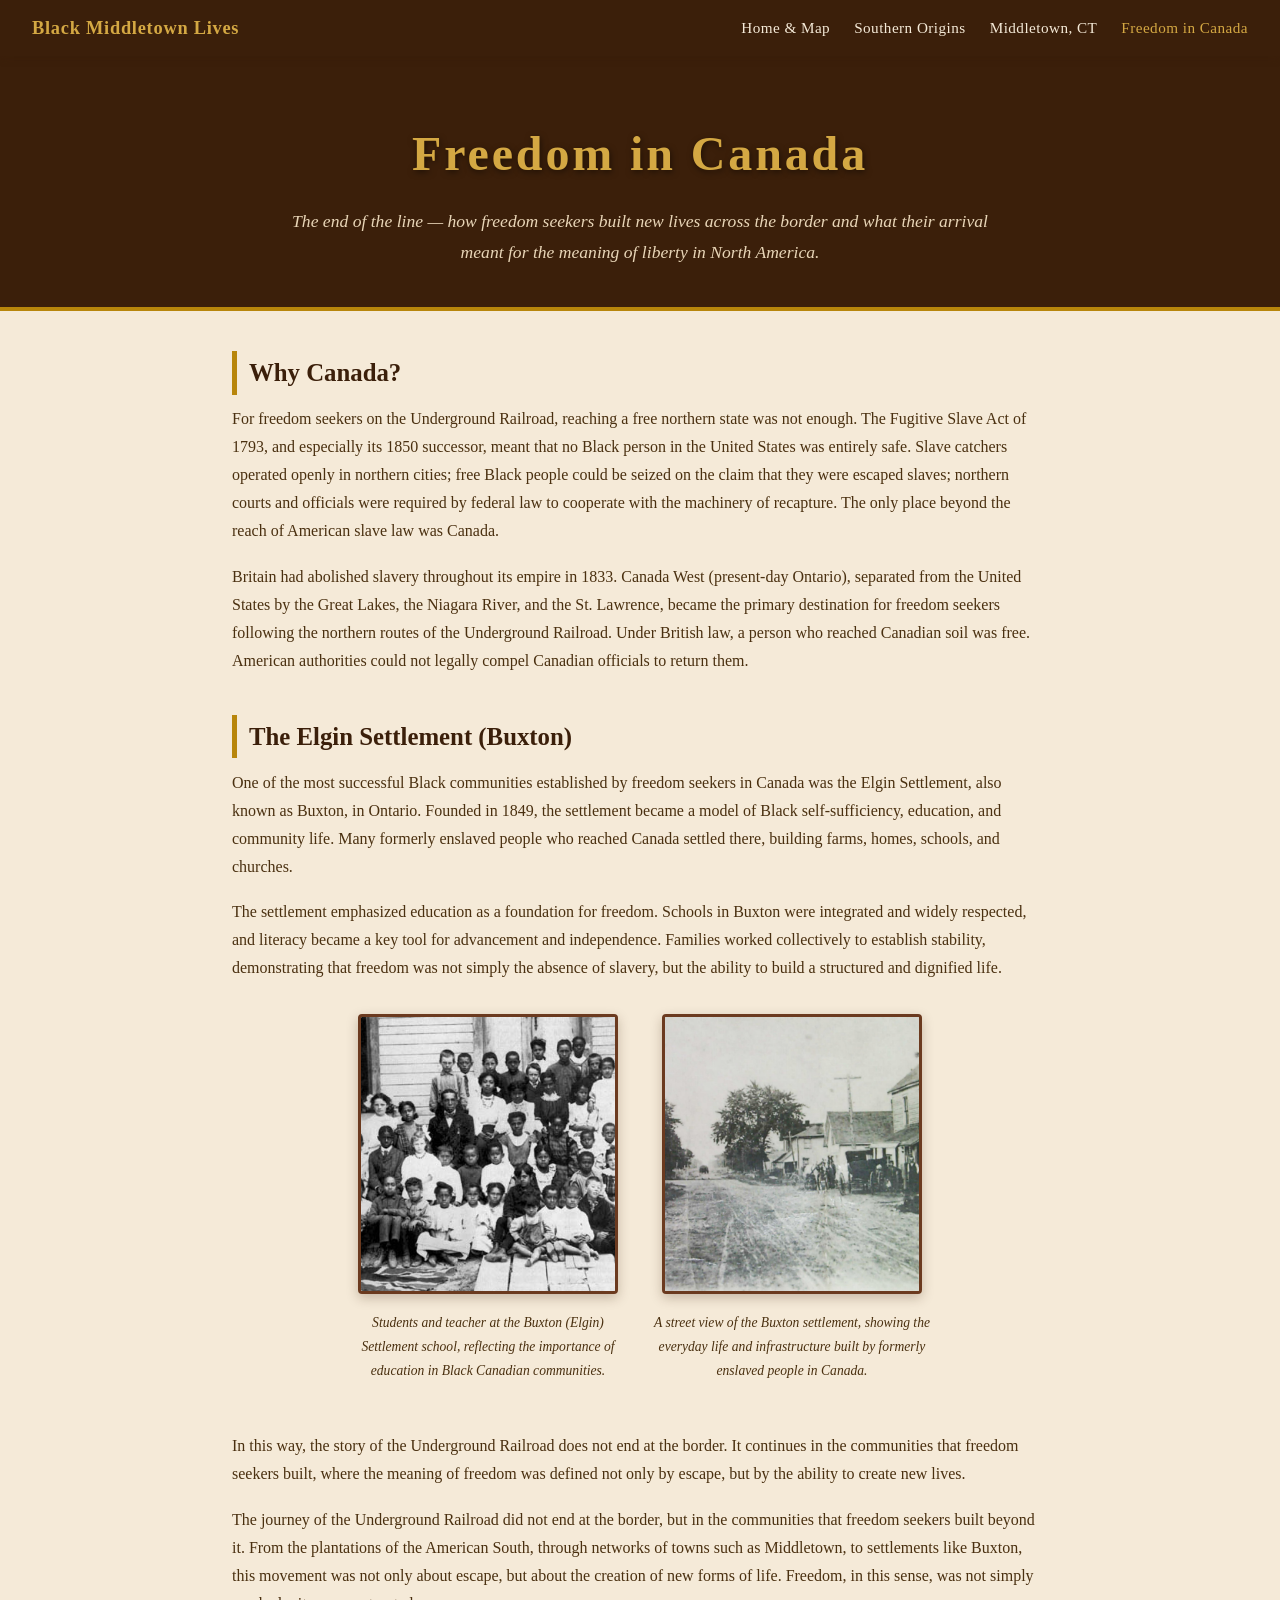
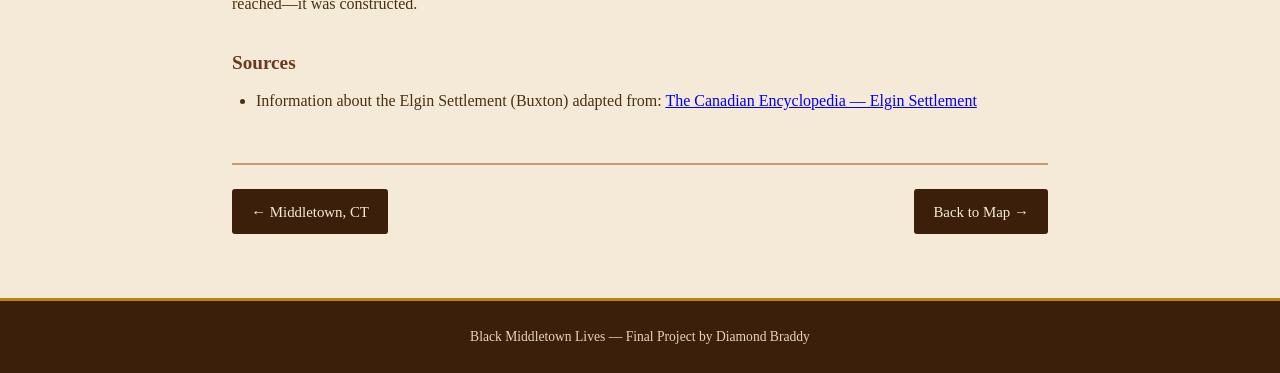
<file: canada.html>
<!DOCTYPE html>
<html lang="en">
<head>
  <meta charset="UTF-8" />
  <meta name="viewport" content="width=device-width, initial-scale=1.0" />
  <title>Freedom in Canada — Black Middletown Lives</title>
  <link rel="stylesheet" href="css/style.css" />
</head>
<body>

  <!-- ===== Navigation ===== -->
  <nav>
    <a class="site-title" href="index.html">Black Middletown Lives</a>
    <ul>
      <li><a href="index.html">Home &amp; Map</a></li>
      <li><a href="south.html">Southern Origins</a></li>
      <li><a href="middletown.html">Middletown, CT</a></li>
      <li><a href="canada.html" class="active">Freedom in Canada</a></li>
    </ul>
  </nav>

  <!-- ===== Hero ===== -->
  <header class="hero">
    <h1>Freedom in Canada</h1>
    <p class="subtitle">
      The end of the line — how freedom seekers built new lives across the
      border and what their arrival meant for the meaning of liberty in
      North America.
    </p>
  </header>

  <!-- ===== Main Content ===== -->
  <main class="page-content">
  <h2>Why Canada?</h2>
    <p>
      For freedom seekers on the Underground Railroad, reaching a free northern
      state was not enough. The Fugitive Slave Act of 1793, and especially its
      1850 successor, meant that no Black person in the United States was
      entirely safe. Slave catchers operated openly in northern cities; free
      Black people could be seized on the claim that they were escaped slaves;
      northern courts and officials were required by federal law to cooperate
      with the machinery of recapture. The only place beyond the reach of
      American slave law was Canada.
    </p>
     <p>
      Britain had abolished slavery throughout its empire in 1833. Canada West
      (present-day Ontario), separated from the United States by the Great
      Lakes, the Niagara River, and the St. Lawrence, became the primary
      destination for freedom seekers following the northern routes of the
      Underground Railroad. Under British law, a person who reached Canadian
      soil was free. American authorities could not legally compel Canadian
      officials to return them.
    </p>

  <h2>The Elgin Settlement (Buxton)</h2>
  <p>
    One of the most successful Black communities established by freedom seekers
    in Canada was the Elgin Settlement, also known as Buxton, in Ontario.
    Founded in 1849, the settlement became a model of Black self-sufficiency,
    education, and community life. Many formerly enslaved people who reached
    Canada settled there, building farms, homes, schools, and churches.
  </p>

  <p>
    The settlement emphasized education as a foundation for freedom. Schools in
    Buxton were integrated and widely respected, and literacy became a key tool
    for advancement and independence. Families worked collectively to establish
    stability, demonstrating that freedom was not simply the absence of slavery,
    but the ability to build a structured and dignified life.
  </p>

  <div class="image-row">
  <div class="image-item">
    <img src="images/elginpic.jpg" alt="Children and teacher at Buxton school">
    <p class="caption">
      Students and teacher at the Buxton (Elgin) Settlement school, reflecting
      the importance of education in Black Canadian communities.
    </p>
  </div>

  <div class="image-item">
    <img src="images/settlement.jpg" alt="Street scene in Buxton settlement">
    <p class="caption">
      A street view of the Buxton settlement, showing the everyday life and
      infrastructure built by formerly enslaved people in Canada.
    </p>
  </div>
</div>

<p>
  In this way, the story of the Underground Railroad does not end at the border.
  It continues in the communities that freedom seekers built, where the meaning
  of freedom was defined not only by escape, but by the ability to create new
  lives.
</p>

<p>
  The journey of the Underground Railroad did not end at the border, but in the
  communities that freedom seekers built beyond it. From the plantations of the
  American South, through networks of towns such as Middletown, to settlements
  like Buxton, this movement was not only about escape, but about the creation
  of new forms of life. Freedom, in this sense, was not simply reached—it was
  constructed.
</p>

<h3>Sources</h3>
<ul class="sources">
  <li>
    Information about the Elgin Settlement (Buxton) adapted from:
    <a href="https://thecanadianencyclopedia.ca/en/article/elgin-settlement" target="_blank">
      The Canadian Encyclopedia — Elgin Settlement
    </a>
  </li>
</ul>

    <!-- Bottom navigation -->
    <div class="page-nav">
      <a href="middletown.html">← Middletown, CT</a>
      <a href="index.html">Back to Map →</a>
    </div>

  </main>

  <!-- ===== Footer ===== -->
  <footer>
    <p>
      Black Middletown Lives &mdash; Final Project by Diamond Braddy
    </p>
  </footer>

</body>
</html>
</file>
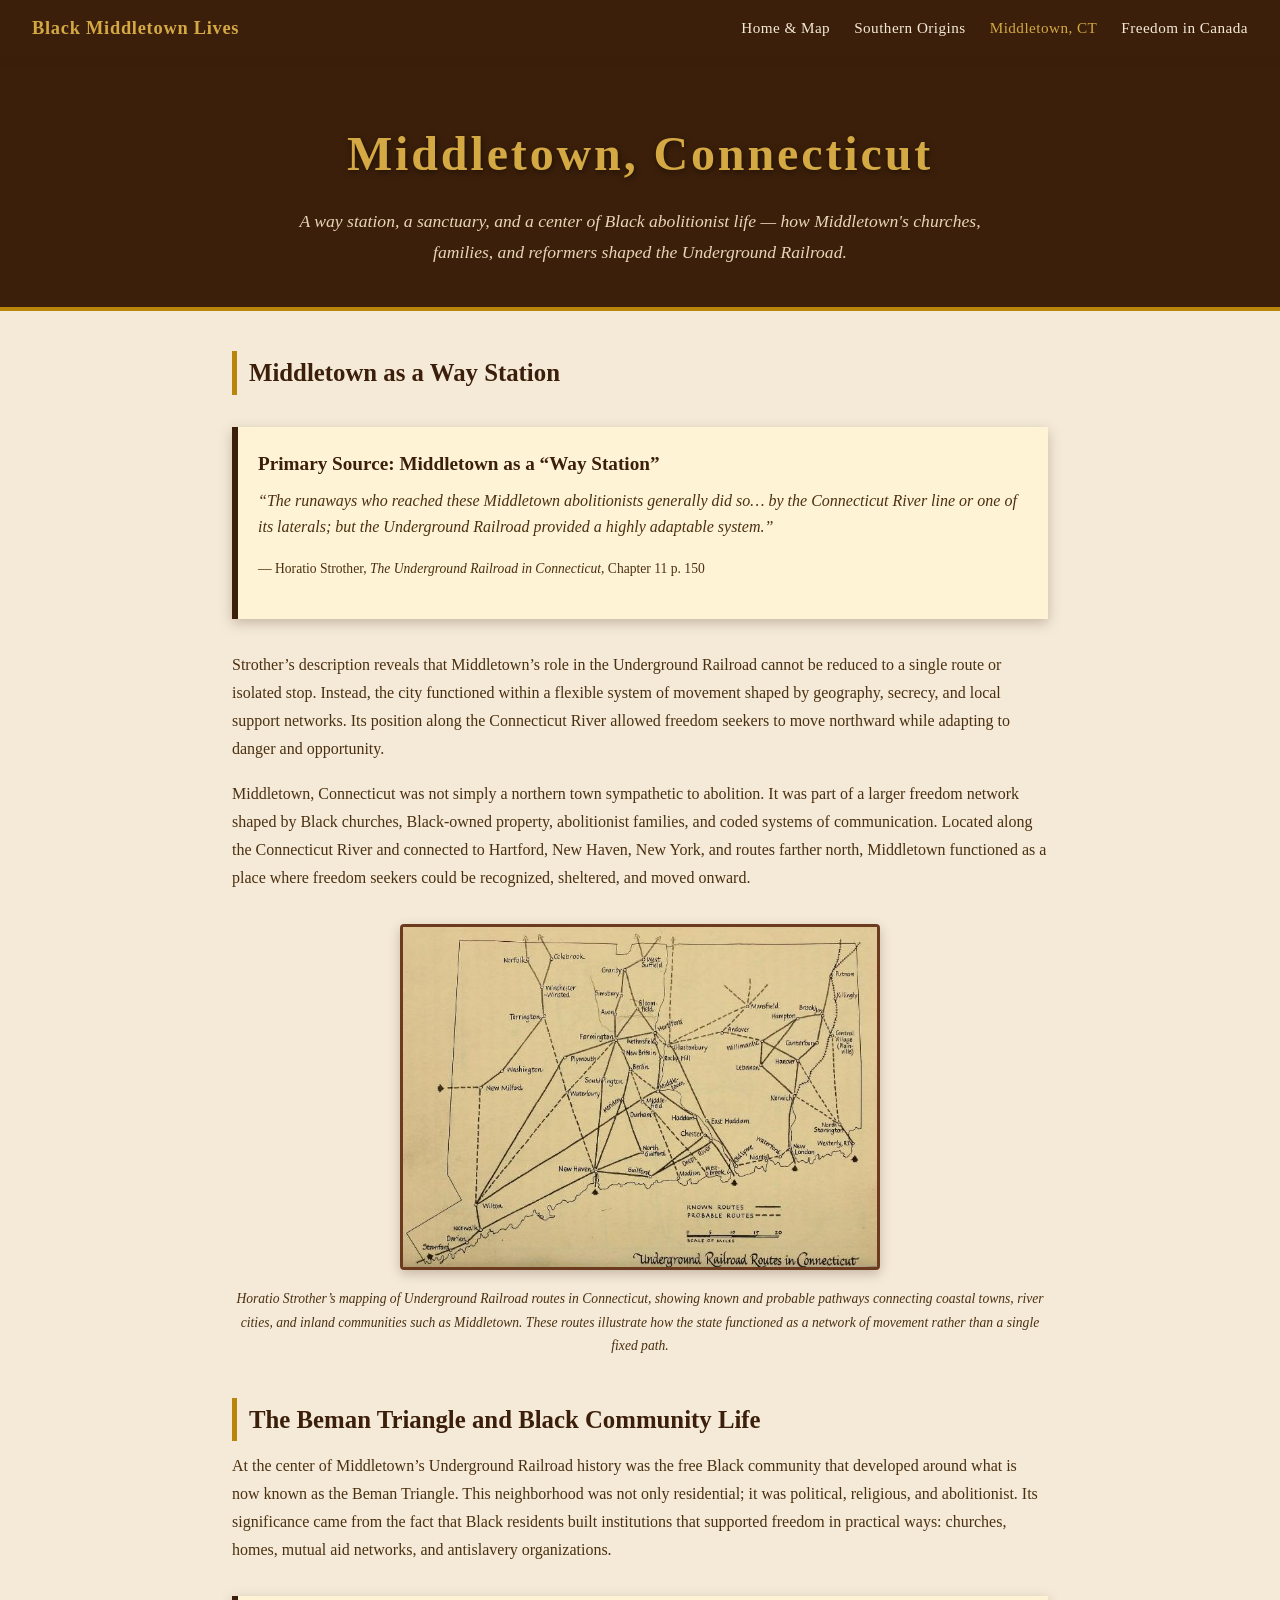
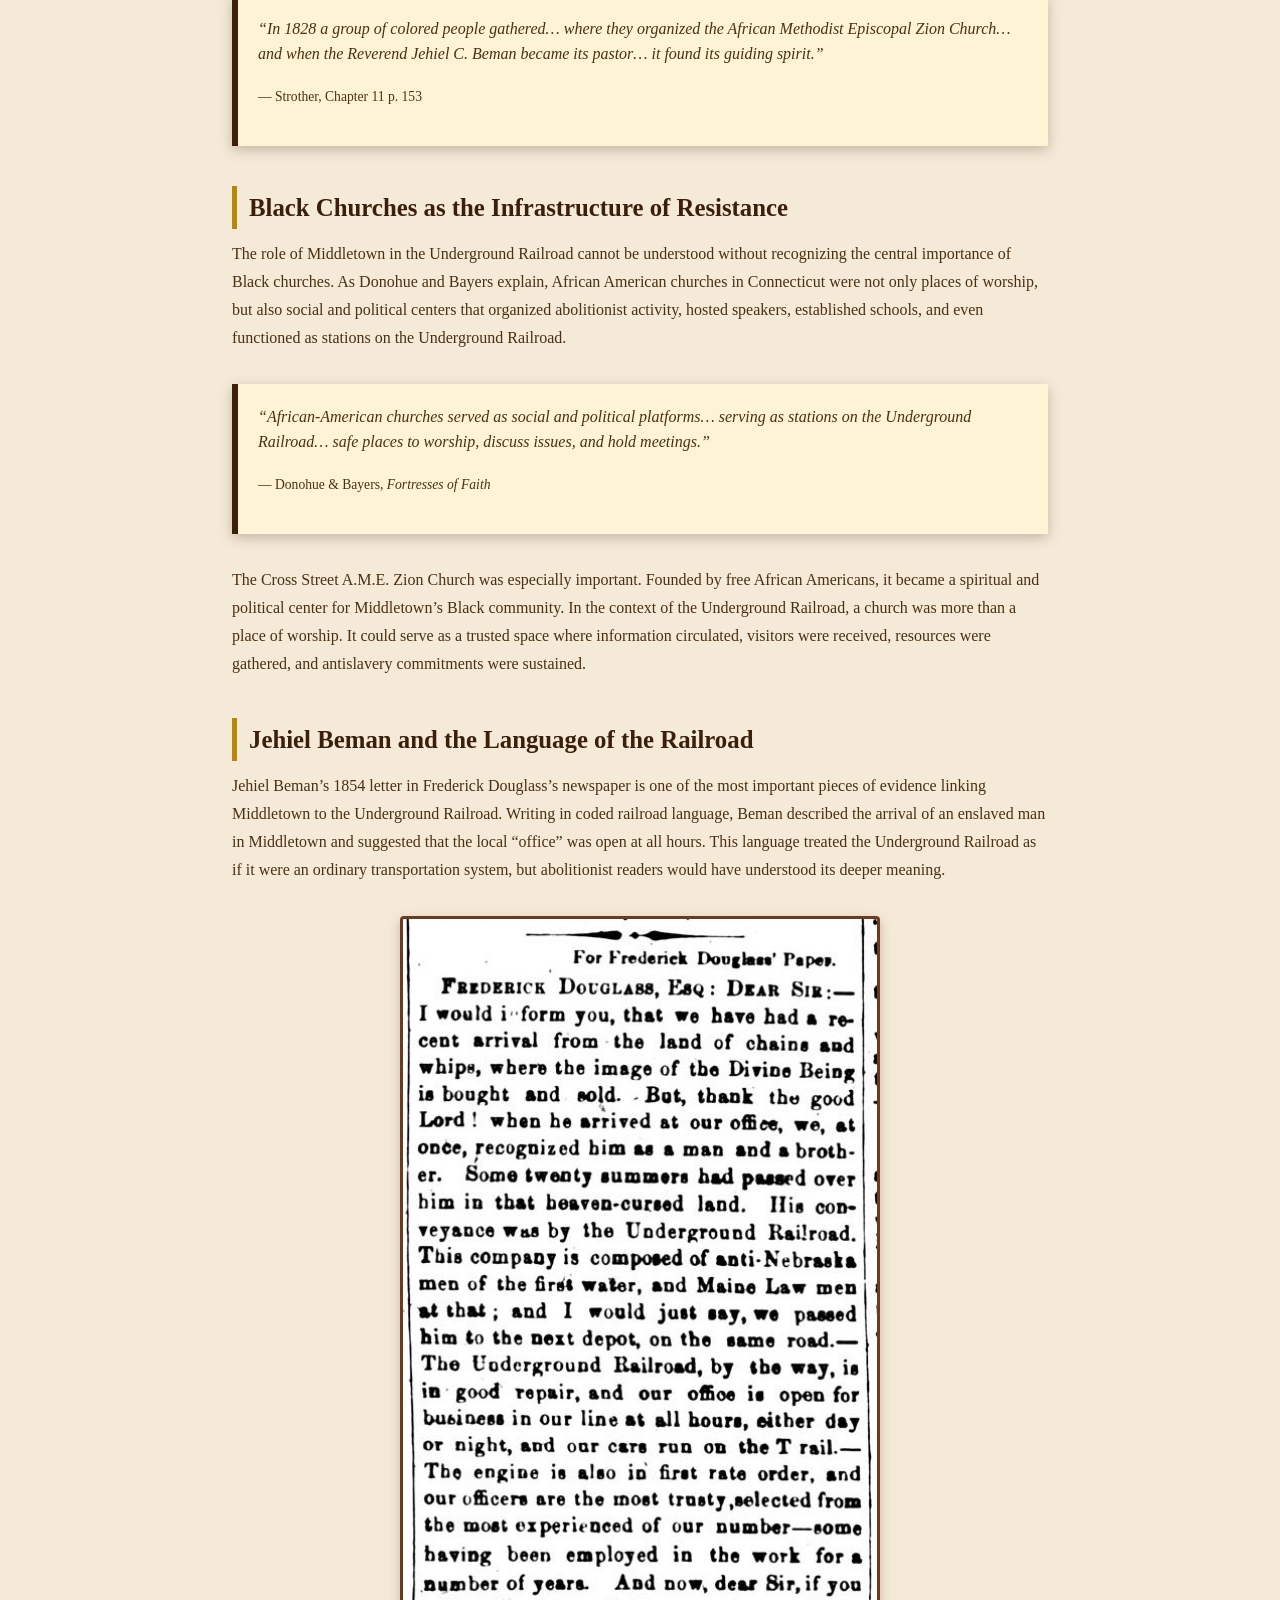
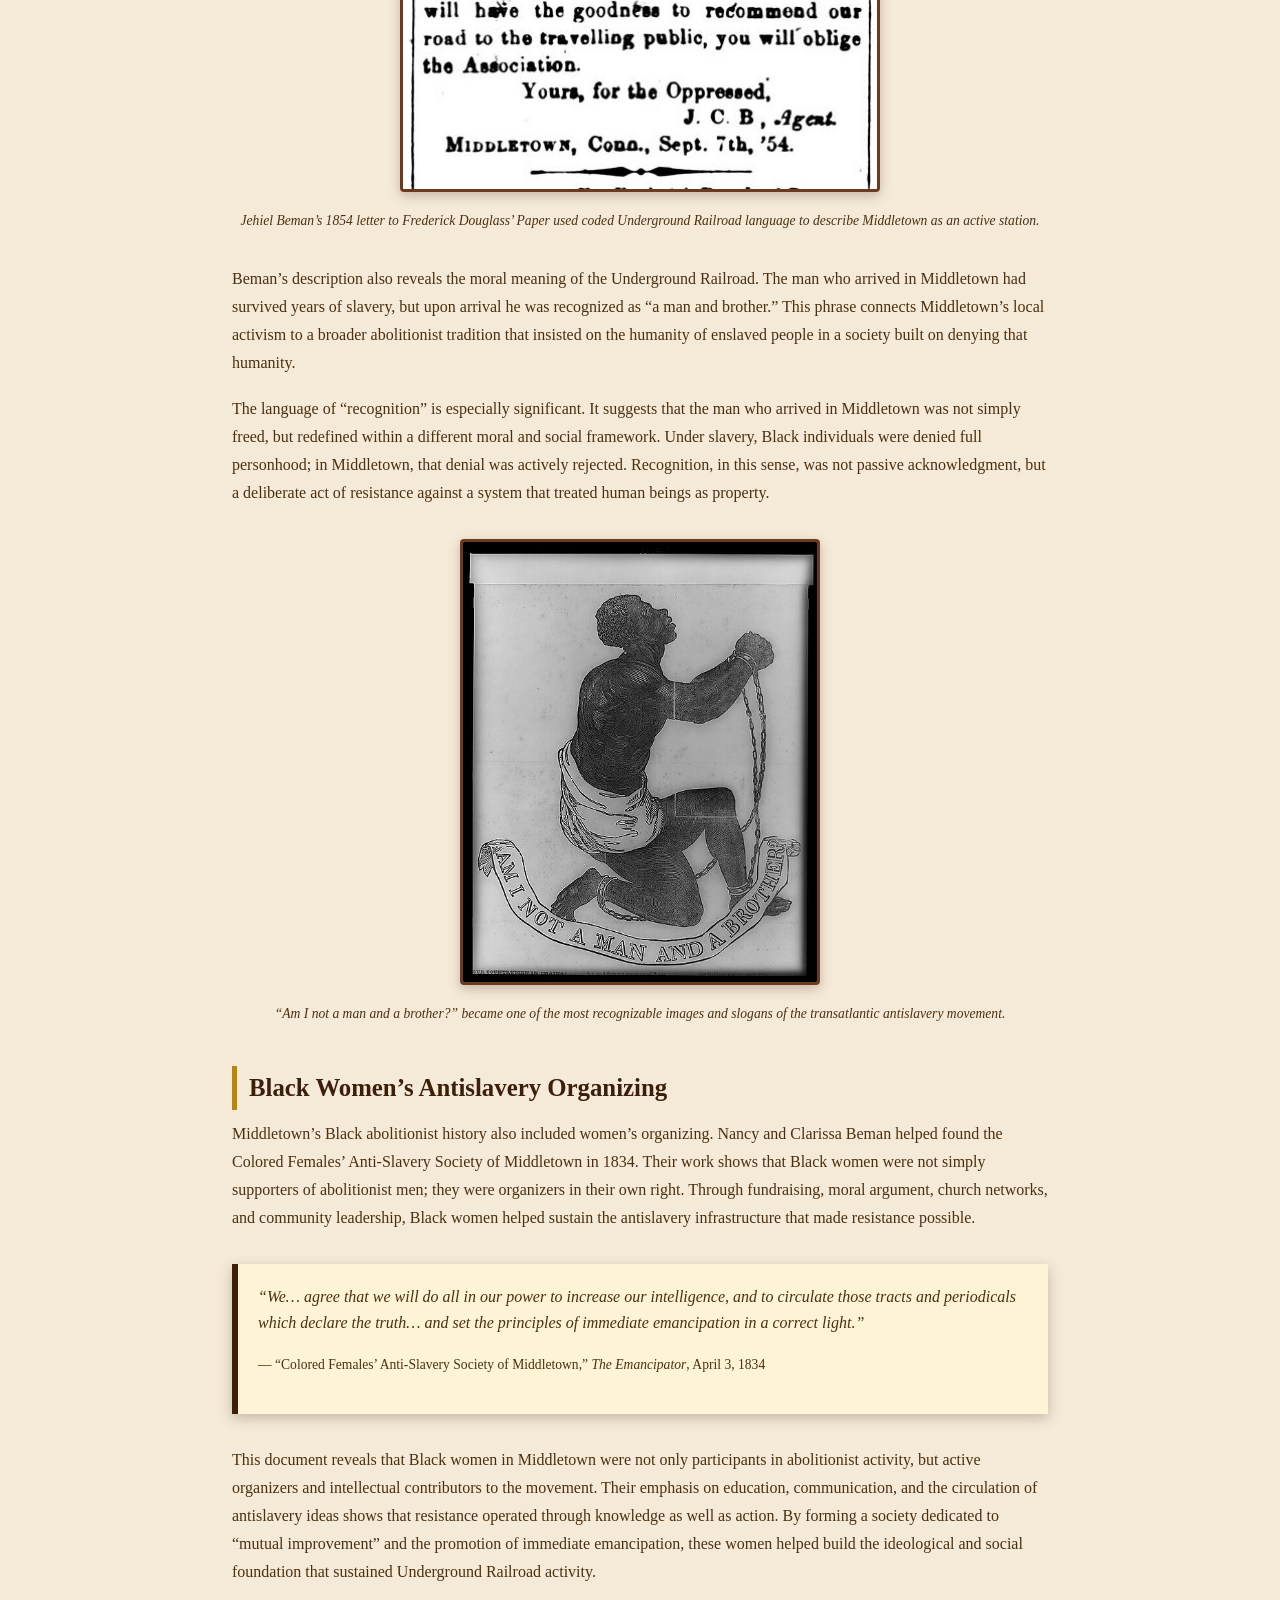
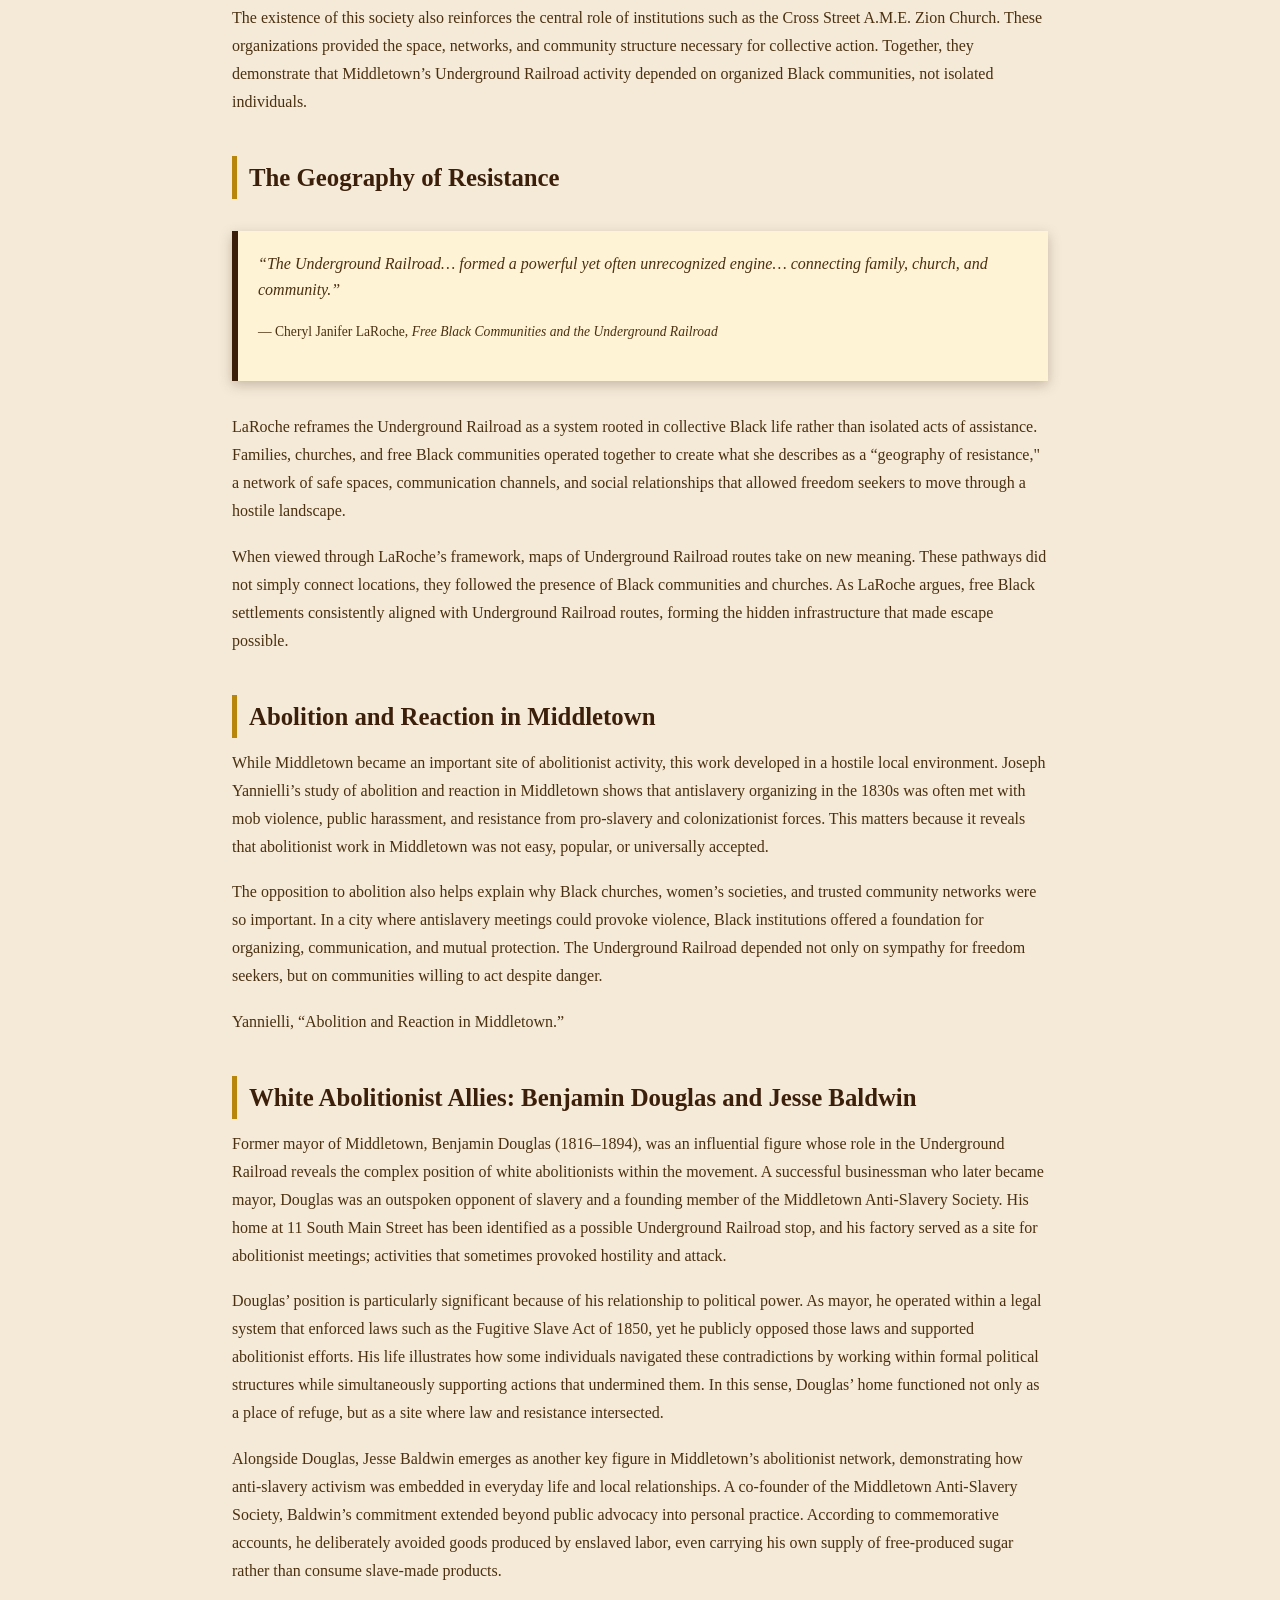
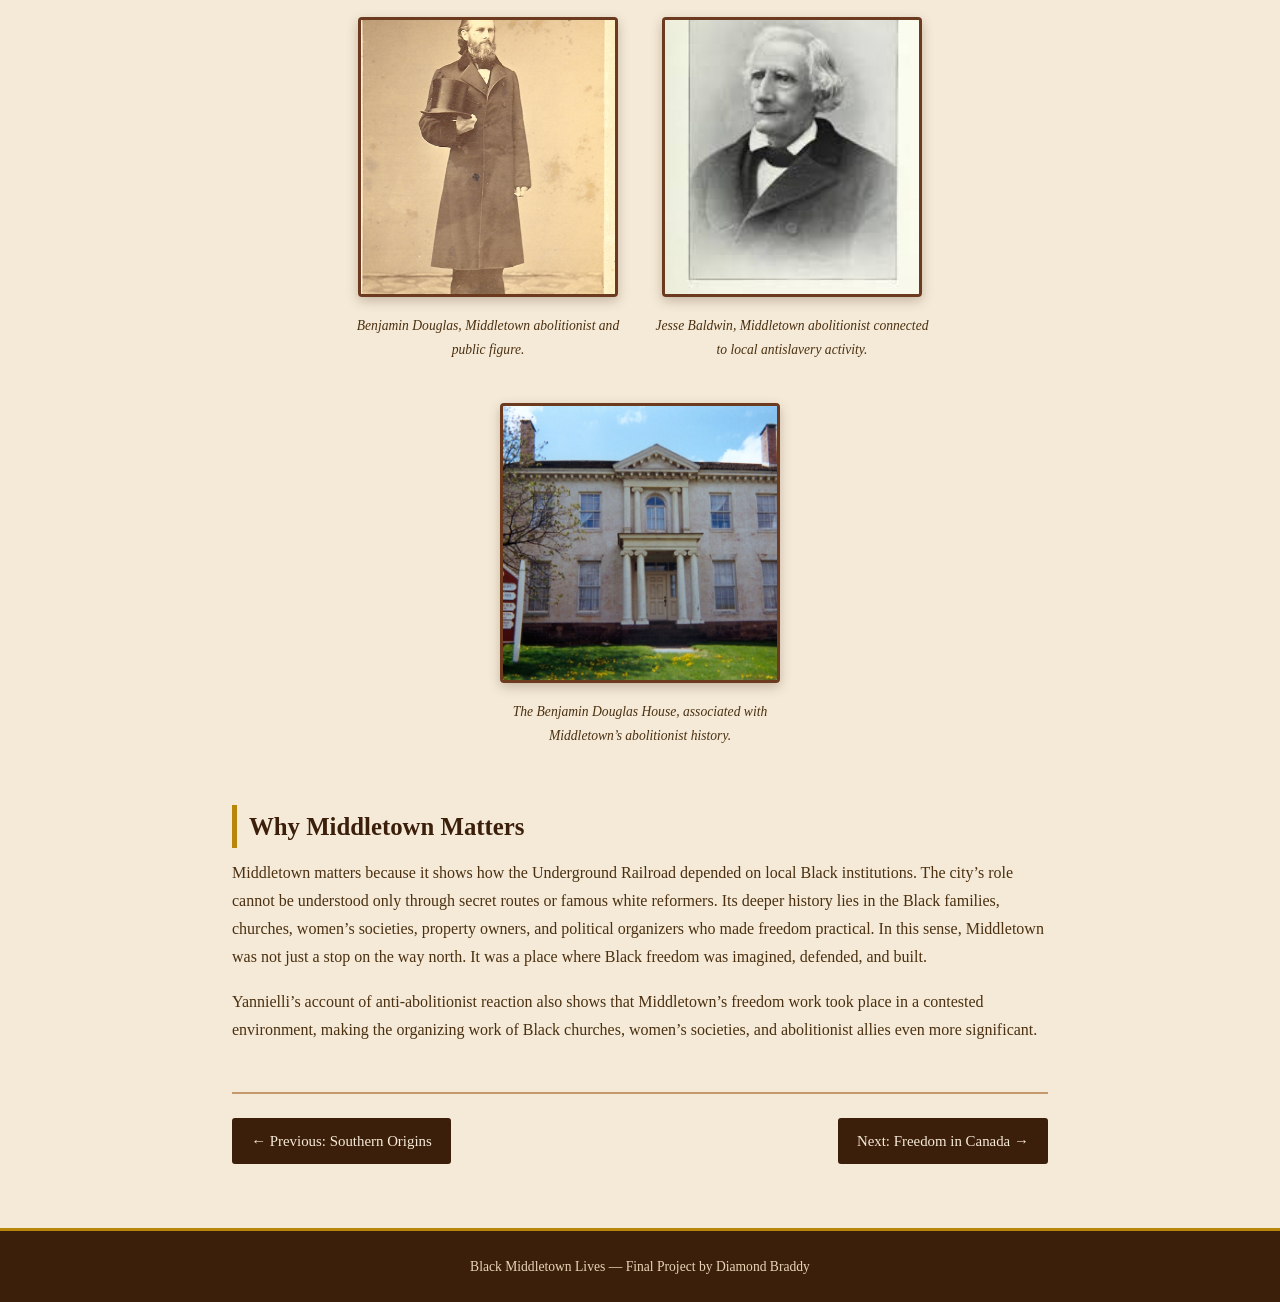
<file: middletown.html>
<!DOCTYPE html>
<html lang="en">
<head>
  <meta charset="UTF-8" />
  <meta name="viewport" content="width=device-width, initial-scale=1.0" />
  <title>Middletown, CT — Black Middletown Lives</title>
  <link rel="stylesheet" href="css/style.css" />
</head>
<body>

  <!-- ===== Navigation ===== -->
  <nav>
    <a class="site-title" href="index.html">Black Middletown Lives</a>
    <ul>
      <li><a href="index.html">Home &amp; Map</a></li>
      <li><a href="south.html">Southern Origins</a></li>
      <li><a href="middletown.html" class="active">Middletown, CT</a></li>
      <li><a href="canada.html">Freedom in Canada</a></li>
    </ul>
  </nav>

  <!-- ===== Hero ===== -->
  <header class="hero">
    <h1>Middletown, Connecticut</h1>
    <p class="subtitle">
      A way station, a sanctuary, and a center of Black abolitionist life —
      how Middletown's churches, families, and reformers shaped the
      Underground Railroad.
    </p>
  </header>

 <main class="page-content">

  <h2>Middletown as a Way Station</h2>

  <div class="source-highlight">
  <h3>Primary Source: Middletown as a “Way Station”</h3>

  <p class="source-quote">
    “The runaways who reached these Middletown abolitionists generally did so…
    by the Connecticut River line or one of its laterals; but the Underground
    Railroad provided a highly adaptable system.”
  </p>

  <p class="source-citation">
    — Horatio Strother, <em>The Underground Railroad in Connecticut</em>, Chapter 11 p. 150
  </p>
</div>

  <p>
    Strother’s description reveals that Middletown’s role in the Underground
    Railroad cannot be reduced to a single route or isolated stop. Instead, the
    city functioned within a flexible system of movement shaped by geography,
    secrecy, and local support networks. Its position along the Connecticut River
    allowed freedom seekers to move northward while adapting to danger and
    opportunity.
  </p>


  <p>
    Middletown, Connecticut was not simply a northern town sympathetic to abolition.
    It was part of a larger freedom network shaped by Black churches, Black-owned
    property, abolitionist families, and coded systems of communication. Located
    along the Connecticut River and connected to Hartford, New Haven, New York, and
    routes farther north, Middletown functioned as a place where freedom seekers
    could be recognized, sheltered, and moved onward.
  </p>

  <div class="image-block wide-image">
  <img src="images/UndergroundRailroadMap.jpg" alt="Map of Underground Railroad routes in Connecticut">
  <p class="caption">
    Horatio Strother’s mapping of Underground Railroad routes in Connecticut, 
    showing known and probable pathways connecting coastal towns, 
    river cities, and inland communities such
    as Middletown. These routes illustrate how the state functioned as a network
    of movement rather than a single fixed path.
  </p>
  </div>

  <h2>The Beman Triangle and Black Community Life</h2>
  <p>
    At the center of Middletown’s Underground Railroad history was the free Black
    community that developed around what is now known as the Beman Triangle. This
    neighborhood was not only residential; it was political, religious, and
    abolitionist. Its significance came from the fact that Black residents built
    institutions that supported freedom in practical ways: churches, homes, mutual
    aid networks, and antislavery organizations.
  </p>

  <div class="source-highlight">
  <p class="source-quote">
    “In 1828 a group of colored people gathered… where they organized the African
    Methodist Episcopal Zion Church… and when the Reverend Jehiel C. Beman became
    its pastor… it found its guiding spirit.”
  </p>

  <p class="source-citation">
    — Strother, Chapter 11 p. 153
  </p>
  </div>

  <h2>Black Churches as the Infrastructure of Resistance</h2>

  <p>
    The role of Middletown in the Underground Railroad cannot be understood without
    recognizing the central importance of Black churches. As Donohue and Bayers
    explain, African American churches in Connecticut were not only places of worship,
    but also social and political centers that organized abolitionist activity,
    hosted speakers, established schools, and even functioned as stations on the
    Underground Railroad.
  </p>

  <div class="source-highlight">
    <p class="source-quote">
      “African-American churches served as social and political platforms… serving
      as stations on the Underground Railroad… safe places to worship, discuss issues,
      and hold meetings.”
    </p>

    <p class="source-citation">
      — Donohue & Bayers, <em>Fortresses of Faith</em>
    </p>
  </div>

  <p>
    The Cross Street A.M.E. Zion Church was especially important. Founded by free
    African Americans, it became a spiritual and political center for
    Middletown’s Black community. In the context of the Underground Railroad, a
    church was more than a place of worship. It could serve as a trusted space where
    information circulated, visitors were received, resources were gathered, and
    antislavery commitments were sustained.
  </p>

  <h2>Jehiel Beman and the Language of the Railroad</h2>
  <p>
    Jehiel Beman’s 1854 letter in Frederick Douglass’s newspaper is one of the most
    important pieces of evidence linking Middletown to the Underground Railroad.
    Writing in coded railroad language, Beman described the arrival of an enslaved
    man in Middletown and suggested that the local “office” was open at all hours.
    This language treated the Underground Railroad as if it were an ordinary
    transportation system, but abolitionist readers would have understood its deeper
    meaning.
  </p>

  <div class="image-block wide-image">
  <img src="images/bemanletter.jpg" alt="Letter from Jehiel Beman to Frederick Douglass's Paper, 1854">
  <p class="caption">
    Jehiel Beman’s 1854 letter to <em>Frederick Douglass’ Paper</em> used coded
    Underground Railroad language to describe Middletown as an active station.
  </p>
</div>

  <p>
    Beman’s description also reveals the moral meaning of the Underground Railroad.
    The man who arrived in Middletown had survived years of slavery, but upon arrival
    he was recognized as “a man and brother.” This phrase connects Middletown’s local
    activism to a broader abolitionist tradition that insisted on the humanity of
    enslaved people in a society built on denying that humanity.
  </p>

  <p>
  The language of “recognition” is especially significant. It suggests that the
  man who arrived in Middletown was not simply freed, but redefined within a
  different moral and social framework. Under slavery, Black individuals were
  denied full personhood; in Middletown, that denial was actively rejected.
  Recognition, in this sense, was not passive acknowledgment, but a deliberate
  act of resistance against a system that treated human beings as property.
</p>

  <div class="image-block">
    <img src="images/brother.jpg" alt="Abolitionist image captioned Am I not a man and a brother">
    <p class="caption">
      “Am I not a man and a brother?” became one of the most recognizable images and
      slogans of the transatlantic antislavery movement.
    </p>
  </div>

  <h2>Black Women’s Antislavery Organizing</h2>
  <p>
    Middletown’s Black abolitionist history also included women’s organizing. Nancy
    and Clarissa Beman helped found the Colored Females’ Anti-Slavery Society of
    Middletown in 1834. Their work shows that Black women were not simply supporters
    of abolitionist men; they were organizers in their own right. Through fundraising,
    moral argument, church networks, and community leadership, Black women helped
    sustain the antislavery infrastructure that made resistance possible.
  </p>

  <div class="source-highlight">
  <p class="source-quote">
    “We… agree that we will do all in our power to increase our intelligence,
    and to circulate those tracts and periodicals which declare the truth…
    and set the principles of immediate emancipation in a correct light.”
  </p>

  <p class="source-citation">
    — “Colored Females’ Anti-Slavery Society of Middletown,”
    <em>The Emancipator</em>, April 3, 1834
  </p>
</div>

<p>
  This document reveals that Black women in Middletown were not only participants
  in abolitionist activity, but active organizers and intellectual contributors
  to the movement. Their emphasis on education, communication, and the
  circulation of antislavery ideas shows that resistance operated through
  knowledge as well as action. By forming a society dedicated to “mutual
  improvement” and the promotion of immediate emancipation, these women helped
  build the ideological and social foundation that sustained Underground
  Railroad activity.
</p>

<p>
  The existence of this society also reinforces the central role of institutions
  such as the Cross Street A.M.E. Zion Church. These organizations provided the
  space, networks, and community structure necessary for collective action.
  Together, they demonstrate that Middletown’s Underground Railroad activity
  depended on organized Black communities, not isolated individuals.
</p>



 <h2>The Geography of Resistance</h2>
 <div class="source-highlight">
  <p class="source-quote">
    “The Underground Railroad… formed a powerful yet often unrecognized
    engine… connecting family, church, and community.”
  </p>

  <p class="source-citation">
    — Cheryl Janifer LaRoche, <em>Free Black Communities and the Underground Railroad</em>
  </p>
</div>

<p>
  LaRoche reframes the Underground Railroad as a system rooted in collective
  Black life rather than isolated acts of assistance. Families, churches, and
  free Black communities operated together to create what she describes as a
  “geography of resistance," a network of safe spaces, communication channels,
  and social relationships that allowed freedom seekers to move through a
  hostile landscape.
</p>

<p>
  When viewed through LaRoche’s framework, maps of Underground Railroad routes
  take on new meaning. These pathways did not simply connect locations, they
  followed the presence of Black communities and churches. As LaRoche argues,
  free Black settlements consistently aligned with Underground Railroad routes,
  forming the hidden infrastructure that made escape possible.
</p>

<h2>Abolition and Reaction in Middletown</h2>
<p>
  While Middletown became an important site of abolitionist activity, this work
  developed in a hostile local environment. Joseph Yannielli’s study of
  abolition and reaction in Middletown shows that antislavery organizing in the
  1830s was often met with mob violence, public harassment, and resistance from
  pro-slavery and colonizationist forces. This matters because it reveals that
  abolitionist work in Middletown was not easy, popular, or universally accepted.
</p>

<p>
  The opposition to abolition also helps explain why Black churches, women’s
  societies, and trusted community networks were so important. In a city where
  antislavery meetings could provoke violence, Black institutions offered a
  foundation for organizing, communication, and mutual protection. The Underground
  Railroad depended not only on sympathy for freedom seekers, but on communities
  willing to act despite danger.
</p>
<p class="citation">
  Yannielli, “Abolition and Reaction in Middletown.”
</p>


  <h2>White Abolitionist Allies: Benjamin Douglas and Jesse Baldwin</h2>
  <p>
    Former mayor of Middletown, Benjamin Douglas (1816–1894), was an influential
    figure whose role in the Underground Railroad reveals the complex position of
    white abolitionists within the movement. A successful businessman who later
    became mayor, Douglas was an outspoken opponent of slavery and a founding
    member of the Middletown Anti-Slavery Society. His home at 11 South Main
    Street has been identified as a possible Underground Railroad stop, and his
    factory served as a site for abolitionist meetings; activities that sometimes
    provoked hostility and attack.
  </p>

  <p>
    Douglas’ position is particularly significant because of his relationship to
    political power. As mayor, he operated within a legal system that enforced laws
    such as the Fugitive Slave Act of 1850, yet he publicly opposed those laws and
    supported abolitionist efforts. His life illustrates how some individuals
    navigated these contradictions by working within formal political structures
    while simultaneously supporting actions that undermined them. In this sense,
    Douglas’ home functioned not only as a place of refuge, but as a site where law
    and resistance intersected.
  </p>

  <p>
    Alongside Douglas, Jesse Baldwin emerges as another key figure in Middletown’s
    abolitionist network, demonstrating how anti-slavery activism was embedded in
    everyday life and local relationships. A co-founder of the Middletown
    Anti-Slavery Society, Baldwin’s commitment extended beyond public advocacy
    into personal practice. According to commemorative accounts, he deliberately
    avoided goods produced by enslaved labor, even carrying his own supply of
    free-produced sugar rather than consume slave-made products.
  </p>


  <div class="image-row three-images">
  <div class="image-item">
    <img src="images/benjamin-douglas.jpg" alt="Portrait of Benjamin Douglas">
    <p class="caption">Benjamin Douglas, Middletown abolitionist and public figure.</p>
  </div>

  <div class="image-item">
    <img src="images/jesse-baldwin.jpg" alt="Portrait of Jesse Baldwin">
    <p class="caption">Jesse Baldwin, Middletown abolitionist connected to local antislavery activity.</p>
  </div>

  <div class="image-item">
    <img src="images/house.jpg" alt="Benjamin Douglas house in Middletown, Connecticut">
    <p class="caption">The Benjamin Douglas House, associated with Middletown’s abolitionist history.</p>
  </div>
</div>

  <h2>Why Middletown Matters</h2>
  <p>
    Middletown matters because it shows how the Underground Railroad depended on
    local Black institutions. The city’s role cannot be understood only through
    secret routes or famous white reformers. Its deeper history lies in the Black
    families, churches, women’s societies, property owners, and political organizers
    who made freedom practical. In this sense, Middletown was not just a stop on the
    way north. It was a place where Black freedom was imagined, defended, and built.

  </p>

  <p>
  Yannielli’s account of anti-abolitionist reaction also shows that Middletown’s
  freedom work took place in a contested environment, making the organizing work
  of Black churches, women’s societies, and abolitionist allies even more
  significant.
</p>

  <div class="page-nav">
    <a href="south.html">← Previous: Southern Origins</a>
    <a href="canada.html">Next: Freedom in Canada →</a>
  </div>

</main>

  <!-- ===== Footer ===== -->
  <footer>
    <p>
      Black Middletown Lives &mdash; Final Project by Diamond Braddy
    </p>
  </footer>

</body>
</html>
</file>
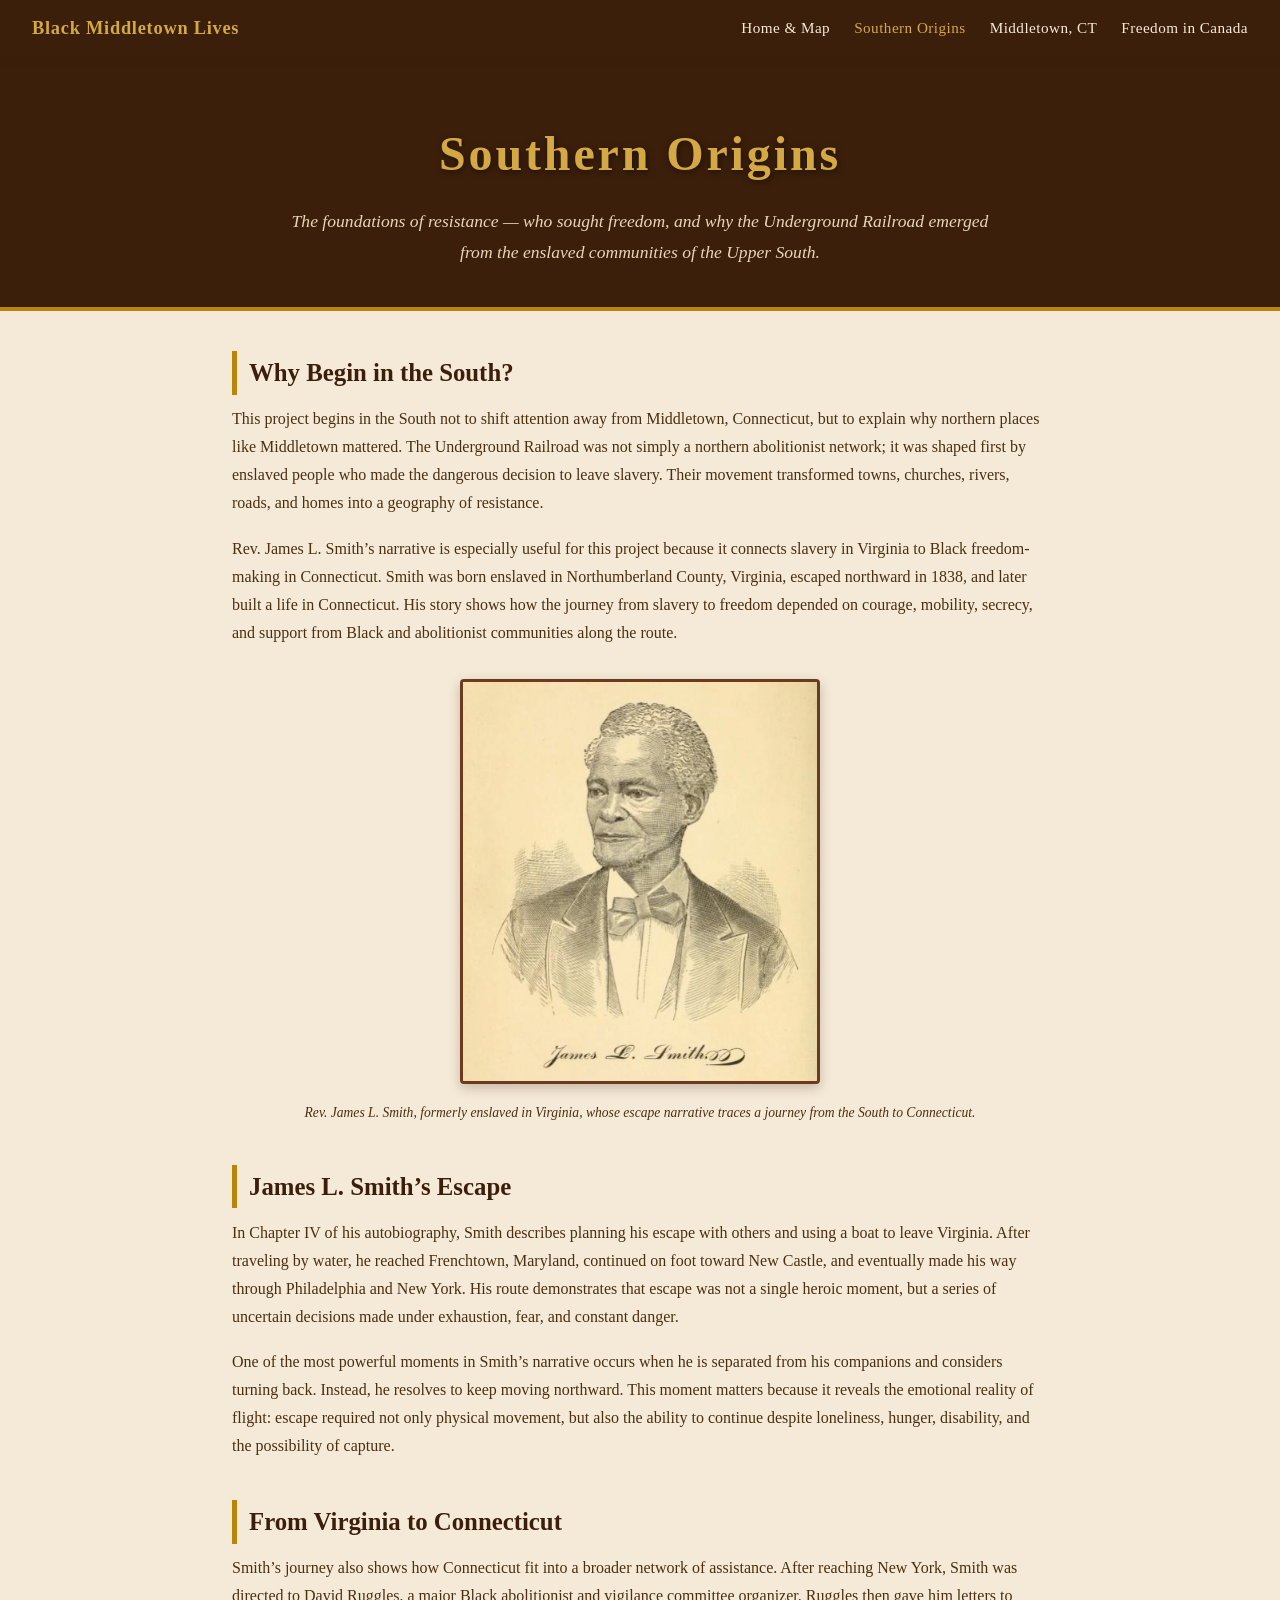
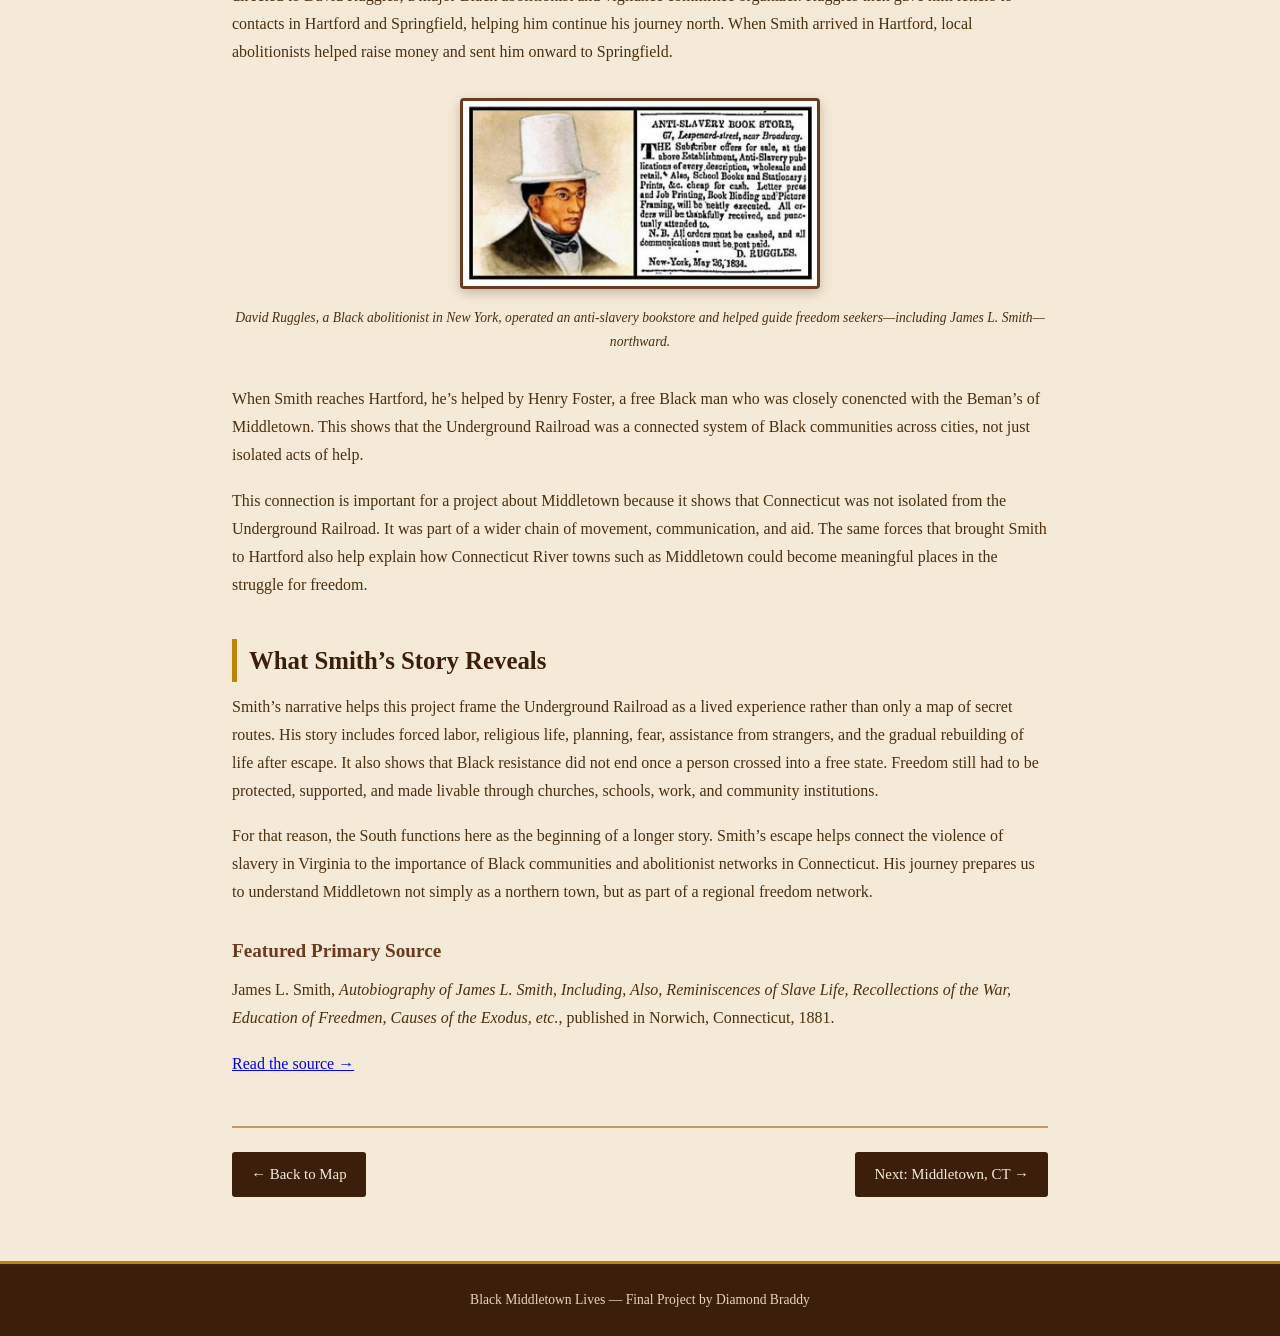
<file: south.html>
<!DOCTYPE html>
<html lang="en">
<head>
  <meta charset="UTF-8" />
  <meta name="viewport" content="width=device-width, initial-scale=1.0" />
  <title>Southern Origins — Black Middletown Lives</title>
  <link rel="stylesheet" href="css/style.css" />
</head>
<body>

  <!-- ===== Navigation ===== -->
  <nav>
    <a class="site-title" href="index.html">Black Middletown Lives</a>
    <ul>
      <li><a href="index.html">Home &amp; Map</a></li>
      <li><a href="south.html" class="active">Southern Origins</a></li>
      <li><a href="middletown.html">Middletown, CT</a></li>
      <li><a href="canada.html">Freedom in Canada</a></li>
    </ul>
  </nav>

  <!-- ===== Hero ===== -->
  <header class="hero">
    <h1>Southern Origins</h1>
    <p class="subtitle">
      The foundations of resistance — who sought freedom, and why the
      Underground Railroad emerged from the enslaved communities of the Upper South.
    </p>
  </header>

  <!-- ===== Main Content ===== -->
<main class="page-content">

  <h2>Why Begin in the South?</h2>
  <p>
    This project begins in the South not to shift attention away from Middletown,
    Connecticut, but to explain why northern places like Middletown mattered. The
    Underground Railroad was not simply a northern abolitionist network; it was shaped
    first by enslaved people who made the dangerous decision to leave slavery. Their
    movement transformed towns, churches, rivers, roads, and homes into a geography of
    resistance.
  </p>

  <p>
    Rev. James L. Smith’s narrative is especially useful for this project because it
    connects slavery in Virginia to Black freedom-making in Connecticut. Smith was born
    enslaved in Northumberland County, Virginia, escaped northward in 1838, and later
    built a life in Connecticut. His story shows how the journey from slavery to freedom
    depended on courage, mobility, secrecy, and support from Black and abolitionist
    communities along the route.
  </p>

  <div class="image-block">
  <img src="images/jameslsmith.jpg" alt="Portrait of Rev. James L. Smith">
  <p class="caption">
    Rev. James L. Smith, formerly enslaved in Virginia, whose escape narrative
    traces a journey from the South to Connecticut.
  </p>
</div>

  <h2>James L. Smith’s Escape</h2>
  <p>
    In Chapter IV of his autobiography, Smith describes planning his escape with others
    and using a boat to leave Virginia. After traveling by water, he reached Frenchtown,
    Maryland, continued on foot toward New Castle, and eventually made his way through
    Philadelphia and New York. His route demonstrates that escape was not a single
    heroic moment, but a series of uncertain decisions made under exhaustion, fear, and
    constant danger.
  </p>


  <p>
    One of the most powerful moments in Smith’s narrative occurs when he is separated
    from his companions and considers turning back. Instead, he resolves to keep moving
    northward. This moment matters because it reveals the emotional reality of flight:
    escape required not only physical movement, but also the ability to continue despite
    loneliness, hunger, disability, and the possibility of capture.
  </p>

  <h2>From Virginia to Connecticut</h2>
  <p>
    Smith’s journey also shows how Connecticut fit into a broader network of assistance.
    After reaching New York, Smith was directed to David Ruggles, a major Black
    abolitionist and vigilance committee organizer. Ruggles then gave him letters to
    contacts in Hartford and Springfield, helping him continue his journey north.
    When Smith arrived in Hartford, local abolitionists helped raise money and sent him
    onward to Springfield.
  </p>

  <div class="image-block">
  <img src="images/davidrugglesinfo.jpg" alt="David Ruggles and Anti-Slavery Bookstore advertisement">
  <p class="caption">
    David Ruggles, a Black abolitionist in New York, operated an anti-slavery
    bookstore and helped guide freedom seekers—including James L. Smith—northward.
  </p>
</div>

  <p> 
    When Smith reaches Hartford, he’s helped by Henry Foster, a free Black man who was closely conencted 
    with the Beman’s of Middletown. 
    This shows that the Underground Railroad was a connected system of Black communities across cities, 
    not just isolated acts of help. 

  </p>

  <p>
    This connection is important for a project about Middletown because it shows that
    Connecticut was not isolated from the Underground Railroad. It was part of a wider
    chain of movement, communication, and aid. The same forces that brought Smith to
    Hartford also help explain how Connecticut River towns such as Middletown could
    become meaningful places in the struggle for freedom.
  </p>

  <h2>What Smith’s Story Reveals</h2>
  <p>
    Smith’s narrative helps this project frame the Underground Railroad as a lived
    experience rather than only a map of secret routes. His story includes forced labor,
    religious life, planning, fear, assistance from strangers, and the gradual rebuilding
    of life after escape. It also shows that Black resistance did not end once a person
    crossed into a free state. Freedom still had to be protected, supported, and made
    livable through churches, schools, work, and community institutions.
  </p>

  <p>
    For that reason, the South functions here as the beginning of a longer story. Smith’s
    escape helps connect the violence of slavery in Virginia to the importance of Black
    communities and abolitionist networks in Connecticut. His journey prepares us to
    understand Middletown not simply as a northern town, but as part of a regional
    freedom network.
  </p>

  <div class="source-box">
    <h3>Featured Primary Source</h3>
    <p>
      James L. Smith, <em>Autobiography of James L. Smith, Including, Also,
      Reminiscences of Slave Life, Recollections of the War, Education of Freedmen,
      Causes of the Exodus, etc.</em>, published in Norwich, Connecticut, 1881.
    </p>
    <a href="https://docsouth.unc.edu/neh/smithj/smithj.html" target="_blank">
      Read the source →
    </a>
  </div>

  <div class="page-nav">
    <a href="index.html">← Back to Map</a>
    <a href="middletown.html">Next: Middletown, CT →</a>
  </div>

</main>

<!-- ===== Footer ===== -->
  <footer>
    <p>
      Black Middletown Lives &mdash; Final Project by Diamond Braddy
    </p>
  </footer>

</body>
</html>
</file>
<file: css/style.css>
/* ============================================================
   Black Middletown Lives – Shared Stylesheet
   ============================================================ */

/* ---------- Reset & Base ---------- */
*, *::before, *::after {
  box-sizing: border-box;
  margin: 0;
  padding: 0;
}

:root {
  --brown-dark:   #3b1f0a;
  --brown-mid:    #6b3a1f;
  --brown-light:  #c49a6c;
  --cream:        #f5ead8;
  --cream-dark:   #e8d5b7;
  --gold:         #b8860b;
  --gold-light:   #d4a843;
  --text-dark:    #1a0f00;
  --text-mid:     #4a3010;
  --white:        #fffdf7;
  --shadow:       rgba(59, 31, 10, 0.25);
}

@media (prefers-reduced-motion: no-preference) {
  html {
    scroll-behavior: smooth;
  }
}

@media (prefers-reduced-motion: reduce) {
  html {
    scroll-behavior: auto;
  }
}

body {
  font-family: 'Georgia', 'Times New Roman', serif;
  background-color: var(--cream);
  color: var(--text-dark);
  line-height: 1.75;
  font-size: 1rem;
}

/* ---------- Navigation ---------- */
nav {
  background-color: var(--brown-dark);
  padding: 0.75rem 2rem;
  display: flex;
  align-items: center;
  justify-content: space-between;
  flex-wrap: wrap;
  gap: 0.5rem;
  position: sticky;
  top: 0;
  z-index: 1000;
  box-shadow: 0 2px 8px var(--shadow);
}

nav .site-title {
  font-size: 1.15rem;
  font-weight: bold;
  color: var(--gold-light);
  text-decoration: none;
  letter-spacing: 0.04em;
}

nav ul {
  list-style: none;
  display: flex;
  gap: 1.5rem;
  flex-wrap: wrap;
}

nav ul a {
  color: var(--cream);
  text-decoration: none;
  font-size: 0.95rem;
  letter-spacing: 0.03em;
  transition: color 0.2s;
}

nav ul a:hover,
nav ul a.active {
  color: var(--gold-light);
}

/* ---------- Hero / Page Header ---------- */
.hero {
  background-color: var(--brown-dark);
  color: var(--cream);
  text-align: center;
  padding: 3.5rem 2rem 2.5rem;
  border-bottom: 4px solid var(--gold);
}

.hero h1 {
  font-size: clamp(1.8rem, 4vw, 3rem);
  color: var(--gold-light);
  letter-spacing: 0.06em;
  margin-bottom: 0.6rem;
  text-shadow: 1px 2px 6px rgba(0,0,0,0.5);
}

.hero p.subtitle {
  font-size: 1.1rem;
  color: var(--cream-dark);
  max-width: 700px;
  margin: 0 auto;
  font-style: italic;
}

/* ---------- Map Section (Homepage) ---------- */
#map-section {
  padding: 2rem 2rem 1rem;
  background-color: var(--cream-dark);
  border-bottom: 3px solid var(--brown-light);
}

#map-section h2 {
  text-align: center;
  color: var(--brown-dark);
  font-size: 1.4rem;
  margin-bottom: 0.5rem;
}

#map-section .map-instructions {
  text-align: center;
  color: var(--text-mid);
  font-style: italic;
  margin-bottom: 1rem;
  font-size: 0.95rem;
}

#map {
  width: 100%;
  height: 600px;
  border: 3px solid var(--brown-mid);
  border-radius: 4px;
  box-shadow: 0 4px 18px var(--shadow);
}

/* ---------- Intro Blurb (Homepage) ---------- */
#intro {
  max-width: 860px;
  margin: 2.5rem auto;
  padding: 0 2rem;
}

#intro h2 {
  color: var(--brown-dark);
  font-size: 1.5rem;
  margin-bottom: 0.75rem;
  border-bottom: 2px solid var(--gold);
  padding-bottom: 0.35rem;
}

#intro p {
  margin-bottom: 1rem;
  color: var(--text-mid);
}

/* ---------- Three‑Card Row (Homepage) ---------- */
.card-row {
  display: flex;
  flex-wrap: wrap;
  gap: 1.5rem;
  justify-content: center;
  max-width: 1100px;
  margin: 0 auto 3rem;
  padding: 0 1.5rem;
}

.card {
  background-color: var(--white);
  border: 2px solid var(--brown-light);
  border-top: 5px solid var(--gold);
  border-radius: 4px;
  padding: 1.5rem 1.75rem;
  flex: 1 1 280px;
  max-width: 340px;
  box-shadow: 0 3px 12px var(--shadow);
  transition: transform 0.2s, box-shadow 0.2s;
}

.card:hover {
  transform: translateY(-4px);
  box-shadow: 0 7px 22px var(--shadow);
}

.card h3 {
  color: var(--brown-dark);
  margin-bottom: 0.6rem;
  font-size: 1.1rem;
}

.card p {
  font-size: 0.93rem;
  color: var(--text-mid);
  margin-bottom: 1rem;
}

.card a.btn {
  display: inline-block;
  background-color: var(--brown-dark);
  color: var(--cream);
  padding: 0.45rem 1.1rem;
  border-radius: 3px;
  text-decoration: none;
  font-size: 0.88rem;
  letter-spacing: 0.03em;
  transition: background-color 0.2s;
}

.card a.btn:hover {
  background-color: var(--gold);
  color: var(--brown-dark);
}

/* ---------- Content Pages ---------- */
.page-content {
  max-width: 880px;
  margin: 2.5rem auto 4rem;
  padding: 0 2rem;
}

.page-content h2 {
  color: var(--brown-dark);
  font-size: 1.55rem;
  margin-top: 2.5rem;
  margin-bottom: 0.65rem;
  border-left: 5px solid var(--gold);
  padding-left: 0.75rem;
}

.page-content h3 {
  color: var(--brown-mid);
  font-size: 1.2rem;
  margin-top: 1.75rem;
  margin-bottom: 0.5rem;
}

.page-content p {
  margin-bottom: 1.1rem;
  color: var(--text-mid);
}

.page-content ul,
.page-content ol {
  margin: 0.5rem 0 1.2rem 1.5rem;
  color: var(--text-mid);
}

.page-content li {
  margin-bottom: 0.5rem;
}

/* ---------- Pull Quote ---------- */
blockquote.pull-quote {
  border-left: 5px solid var(--gold);
  background-color: var(--white);
  padding: 1.1rem 1.5rem;
  margin: 1.8rem 0;
  font-style: italic;
  color: var(--brown-dark);
  font-size: 1.05rem;
  box-shadow: 2px 2px 10px var(--shadow);
  border-radius: 0 4px 4px 0;
}

blockquote.pull-quote cite {
  display: block;
  margin-top: 0.6rem;
  font-size: 0.88rem;
  color: var(--text-mid);
  font-style: normal;
}

/* ---------- Highlight Box ---------- */
.highlight-box {
  background-color: var(--brown-dark);
  color: var(--cream);
  padding: 1.5rem 2rem;
  border-radius: 4px;
  margin: 2rem 0;
}

.highlight-box h3 {
  color: var(--gold-light);
  margin-bottom: 0.6rem;
}

.highlight-box p,
.highlight-box li {
  color: var(--cream-dark);
  font-size: 0.95rem;
}

/* ---------- Timeline ---------- */
.timeline {
  border-left: 3px solid var(--gold);
  margin: 2rem 0 2rem 1rem;
  padding-left: 1.5rem;
}

.timeline-item {
  position: relative;
  margin-bottom: 1.5rem;
}

.timeline-item::before {
  content: '';
  position: absolute;
  left: -1.97rem;
  top: 0.35rem;
  width: 12px;
  height: 12px;
  background-color: var(--gold);
  border-radius: 50%;
  border: 2px solid var(--brown-dark);
}

.timeline-item .year {
  font-weight: bold;
  color: var(--brown-dark);
  font-size: 1rem;
}

.timeline-item p {
  margin: 0.2rem 0 0;
  font-size: 0.95rem;
}

/* ---------- Navigation Arrows (bottom of content pages) ---------- */
.page-nav {
  display: flex;
  justify-content: space-between;
  flex-wrap: wrap;
  gap: 1rem;
  margin-top: 3rem;
  padding-top: 1.5rem;
  border-top: 2px solid var(--brown-light);
}

.page-nav a {
  display: inline-flex;
  align-items: center;
  gap: 0.4rem;
  background-color: var(--brown-dark);
  color: var(--cream);
  padding: 0.6rem 1.2rem;
  border-radius: 3px;
  text-decoration: none;
  font-size: 0.93rem;
  transition: background-color 0.2s;
}

.page-nav a:hover {
  background-color: var(--gold);
  color: var(--brown-dark);
}

/* ---------- Footer ---------- */
footer {
  background-color: var(--brown-dark);
  color: var(--cream-dark);
  text-align: center;
  padding: 1.5rem 2rem;
  font-size: 0.85rem;
  border-top: 3px solid var(--gold);
}

footer a {
  color: var(--gold-light);
  text-decoration: none;
}

footer a:hover {
  text-decoration: underline;
}

.image-block {
  text-align: center;
  margin: 2rem auto;
}

.image-block img {
  max-width: 100%;
  width: 360px;
  border: 3px solid var(--brown-mid);
  border-radius: 4px;
  box-shadow: 0 4px 12px var(--shadow);
}

.wide-image img {
  width: 480px;
}

.image-row {
  display: flex;
  gap: 1.5rem;
  justify-content: center;
  flex-wrap: wrap;
  margin: 2rem 0;
}

.image-item {
  text-align: center;
  max-width: 280px;
}

.image-item img {
  width: 260px;
  max-width: 100%;
  height: 280px;
  object-fit: cover;
  border: 3px solid var(--brown-mid);
  border-radius: 4px;
  box-shadow: 0 4px 12px var(--shadow);
}

.three-images .image-item:nth-child(3) img {
  width: 320px;
  object-fit: cover;
}

.caption {
  font-size: 0.85rem;
  color: var(--text-mid);
  margin-top: 0.5rem;
  font-style: italic;
}

.source-highlight {
  background-color: #fff3d6;
  border-left: 6px solid var(--brown-dark);
  padding: 1.25rem;
  margin: 2rem 0;
  box-shadow: 0 4px 12px var(--shadow);
}

.source-highlight h3 {
  margin-top: 0;
  color: var(--brown-dark);
}

.source-quote {
  font-size: 1rem;
  font-style: italic;
  line-height: 1.6;
  margin-bottom: 0.75rem;
}

.source-citation {
  font-size: 0.85rem;
  color: var(--text-mid);
}

/* ---------- Responsive ---------- */
@media (max-width: 640px) {
  nav {
    flex-direction: column;
    align-items: flex-start;
  }
  #map {
    height: 380px;
  }
  .card {
    max-width: 100%;
  }
}
</file>
